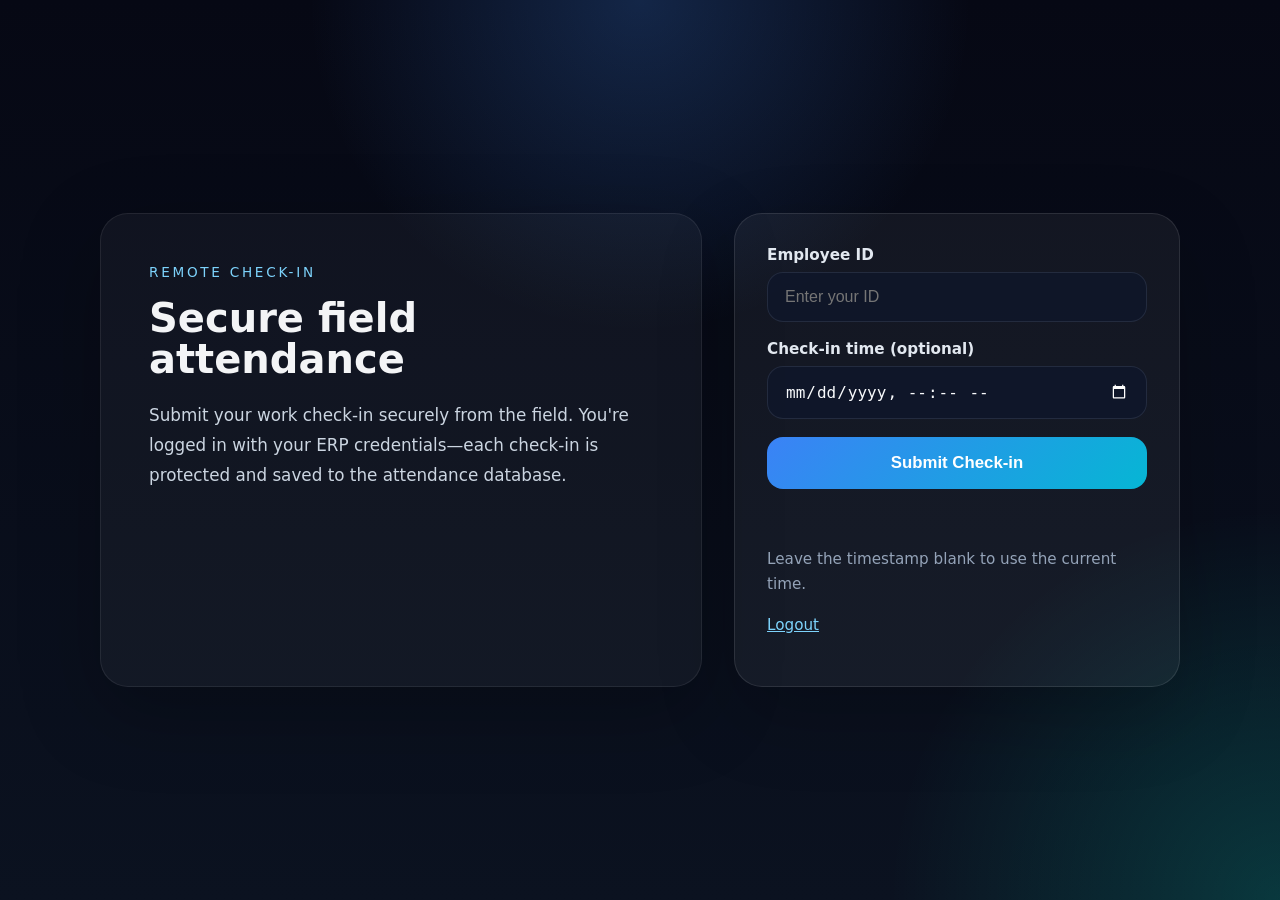
<file: www/index.html>
<!DOCTYPE html>
<html lang="en">
<head>
    <meta charset="UTF-8">
    <meta name="viewport" content="width=device-width, initial-scale=1.0">
    <title>Secure Remote Check-in</title>
    <link rel="stylesheet" href="styles.css">
    <script defer src="app.js"></script>
</head>
<body>
    <div class="page-shell">
        <div class="hero-panel">
            <div class="hero-copy">
                <span class="eyebrow">Remote Check-in</span>
                <h1>Secure field attendance</h1>
                <p>Submit your work check-in securely from the field. You're logged in with your ERP credentials—each check-in is protected and saved to the attendance database.</p>
            </div>
            <div class="hero-card">
                <form id="checkinForm">
                    <div class="form-group">
                        <label for="user_id">Employee ID</label>
                        <input id="user_id" name="user_id" type="text" placeholder="Enter your ID" required>
                    </div>
                    <div class="form-group">
                        <label for="timestamp">Check-in time (optional)</label>
                        <input id="timestamp" name="timestamp" type="datetime-local">
                    </div>
                    <button type="submit">Submit Check-in</button>
                    <div id="message" class="message"></div>
                </form>
                <div class="hint-panel">
                    <p>Leave the timestamp blank to use the current time.</p>
                    <p><a href="/logout" style="color: #7dd3fc;">Logout</a></p>
                </div>
            </div>
        </div>
    </div>
</body>
</html>
</file>
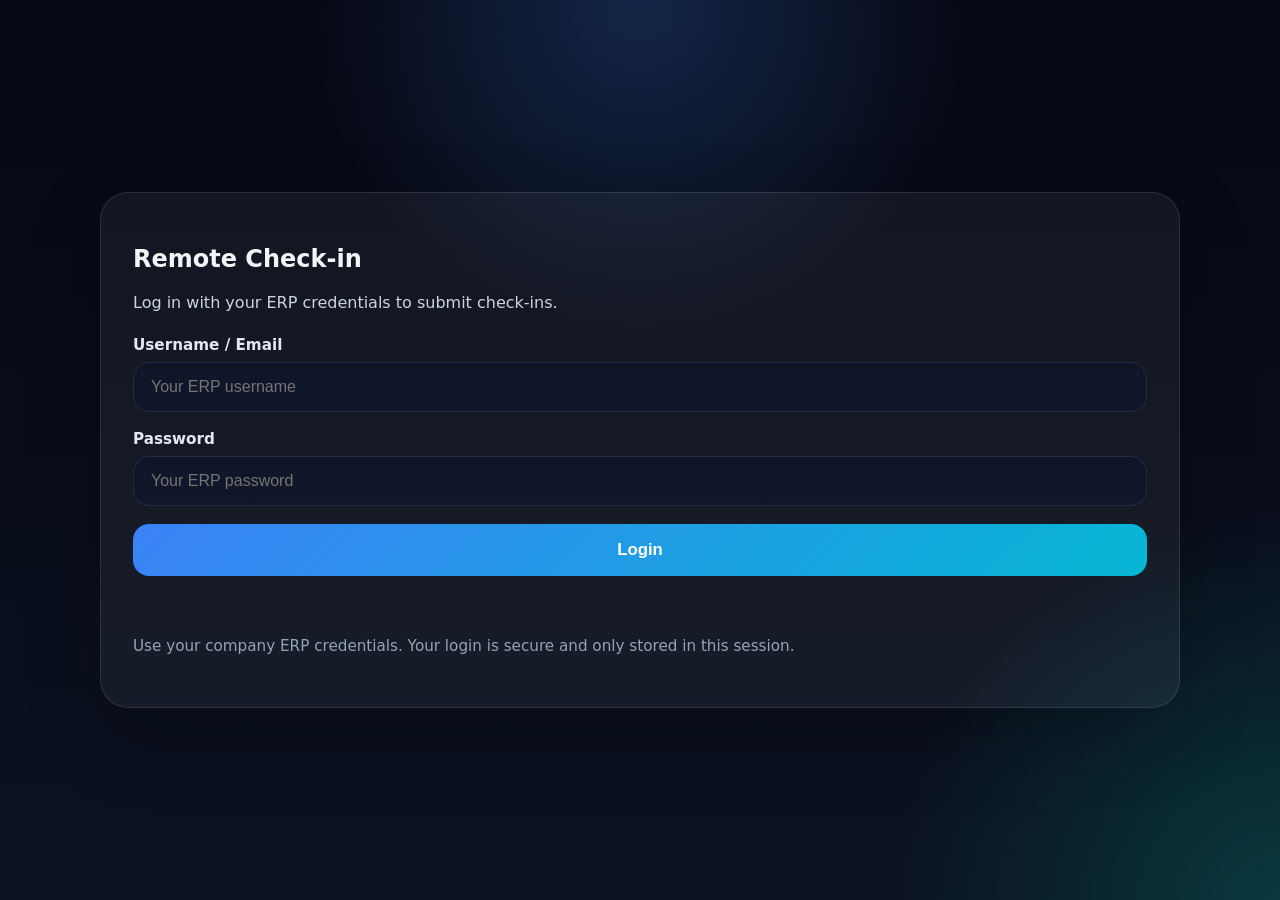
<file: www/login.html>
<!DOCTYPE html>
<html lang="en">
<head>
    <meta charset="UTF-8">
    <meta name="viewport" content="width=device-width, initial-scale=1.0">
    <title>Remote Check-in - Login</title>
    <link rel="stylesheet" href="styles.css">
    <style>
        .login-panel { max-width: 420px; margin: 0 auto; }
    </style>
    <script src="login.js"></script>
</head>
<body>
    <div class="page-shell">
        <div class="hero-panel" style="grid-template-columns: 1fr;">
            <div class="hero-card">
                <h2>Remote Check-in</h2>
                <p style="color: #cbd5e1; margin-bottom: 24px;">Log in with your ERP credentials to submit check-ins.</p>
                
                <form id="loginForm">
                    <div class="form-group">
                        <label for="username">Username / Email</label>
                        <input id="username" name="username" type="text" placeholder="Your ERP username" required>
                    </div>
                    <div class="form-group">
                        <label for="password">Password</label>
                        <input id="password" name="password" type="password" placeholder="Your ERP password" required>
                    </div>
                    <button type="submit">Login</button>
                    <div id="message" class="message"></div>
                </form>

                <div class="hint-panel">
                    <p>Use your company ERP credentials. Your login is secure and only stored in this session.</p>
                </div>
            </div>
        </div>
    </div>
</body>
</html>
</file>
<file: www/styles.css>
:root {
    color-scheme: dark;
    color: #f3f4f6;
    background: #0b1220;
    font-family: Inter, ui-sans-serif, system-ui, -apple-system, BlinkMacSystemFont, "Segoe UI", sans-serif;
}

* {
    box-sizing: border-box;
}

body {
    margin: 0;
    min-height: 100vh;
    background: radial-gradient(circle at top, rgba(67, 145, 255, 0.22), transparent 30%),
                radial-gradient(circle at bottom right, rgba(0, 255, 216, 0.16), transparent 25%),
                linear-gradient(180deg, #060814 0%, #0b1220 100%);
}

.page-shell {
    display: grid;
    min-height: 100vh;
    padding: 32px;
    gap: 32px;
    align-items: center;
    justify-items: center;
}

.hero-panel {
    display: grid;
    width: min(1080px, 100%);
    grid-template-columns: 1.35fr 1fr;
    gap: 32px;
}

.hero-copy {
    padding: 48px;
    background: rgba(255, 255, 255, 0.04);
    border: 1px solid rgba(255, 255, 255, 0.08);
    border-radius: 28px;
    box-shadow: 0 24px 80px rgba(0, 0, 0, 0.25);
}

.eyebrow {
    display: inline-block;
    margin-bottom: 18px;
    letter-spacing: 0.2em;
    text-transform: uppercase;
    color: #7dd3fc;
    font-size: 0.85rem;
}

.hero-copy h1 {
    margin: 0;
    font-size: clamp(2.5rem, 3vw, 4rem);
    line-height: 1.03;
}

.hero-copy p {
    margin: 20px 0 0;
    max-width: 42rem;
    color: #cbd5e1;
    font-size: 1.05rem;
    line-height: 1.8;
}

.hero-card {
    padding: 32px;
    background: rgba(255, 255, 255, 0.05);
    border: 1px solid rgba(255, 255, 255, 0.1);
    border-radius: 28px;
    box-shadow: 0 28px 80px rgba(0, 0, 0, 0.2);
}

form {
    display: grid;
    gap: 18px;
}

.form-group {
    display: grid;
    gap: 8px;
}

label {
    font-size: 0.95rem;
    font-weight: 600;
    color: #e2e8f0;
}

input {
    width: 100%;
    border: none;
    border-radius: 16px;
    padding: 16px 18px;
    background: rgba(15, 23, 42, 0.9);
    color: #f8fafc;
    font-size: 1rem;
    outline: none;
    box-shadow: inset 0 0 0 1px rgba(148, 163, 184, 0.15);
}

input:focus {
    box-shadow: inset 0 0 0 1px rgba(59, 130, 246, 0.75);
}

button {
    border: none;
    border-radius: 16px;
    padding: 16px 22px;
    background: linear-gradient(135deg, #3b82f6, #06b6d4);
    color: white;
    font-size: 1.05rem;
    font-weight: 700;
    cursor: pointer;
    transition: transform 180ms ease, box-shadow 180ms ease;
}

button:hover {
    transform: translateY(-1px);
    box-shadow: 0 18px 45px rgba(14, 165, 233, 0.2);
}

button:disabled {
    opacity: 0.6;
    cursor: not-allowed;
    transform: none;
}

.hint-panel {
    margin-top: 16px;
    color: #94a3b8;
    font-size: 0.95rem;
    line-height: 1.7;
}

.message {
    min-height: 1.5rem;
    font-size: 0.98rem;
    font-weight: 600;
}

.message.success {
    color: #a7f3d0;
}

.message.error {
    color: #fda4af;
}

@media (max-width: 900px) {
    .hero-panel {
        grid-template-columns: 1fr;
    }
}
</file>
